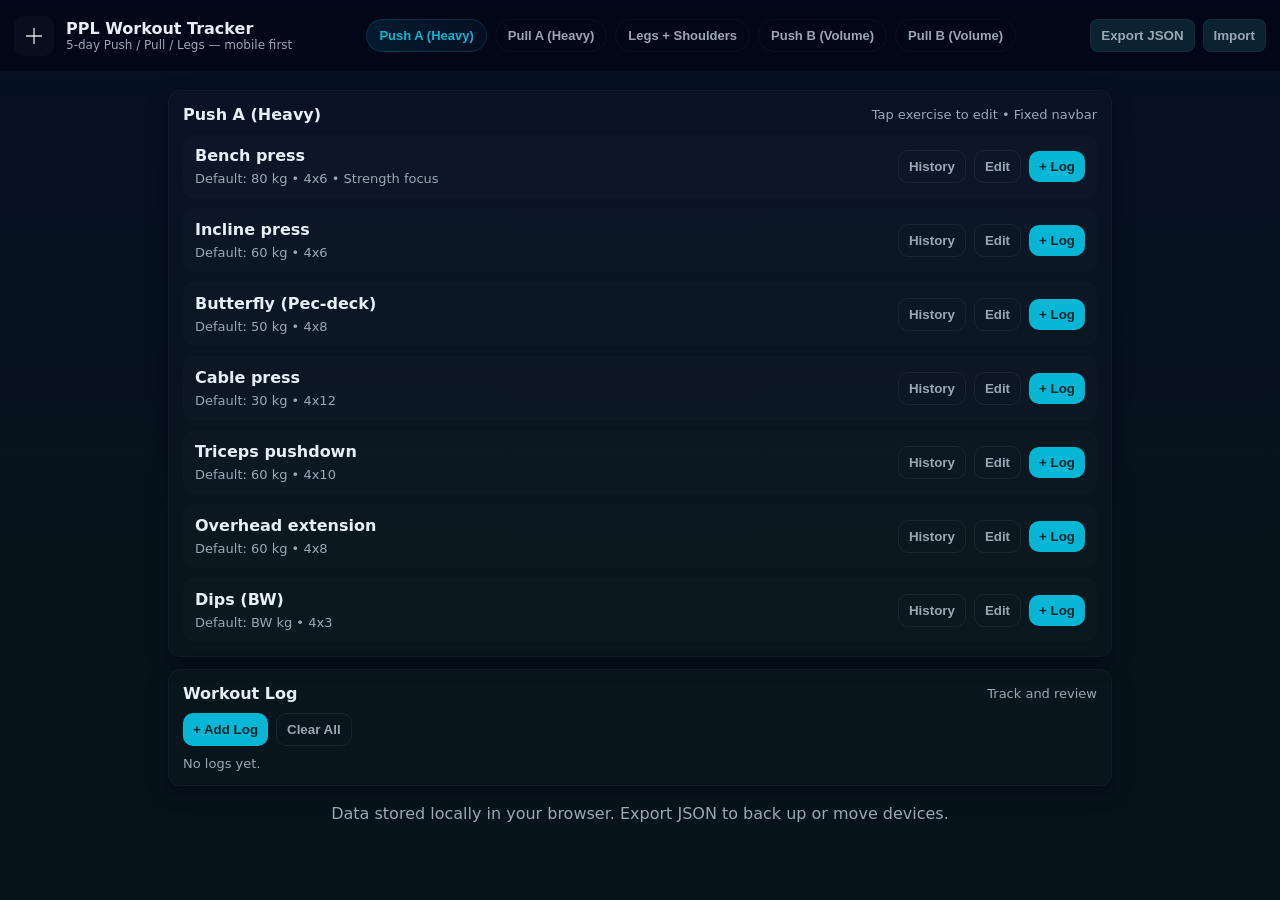
<file: index.html>
<!doctype html>
<html lang="en">

<head>
    <meta charset="utf-8" />
    <meta name="viewport" content="width=device-width,initial-scale=1,viewport-fit=cover" />
    <title>Vilches Workout Tracker</title>
    <meta name="description"
        content="Push/Pull/Legs workout tracker (mobile-first). Local storage, edit weights/reps, log workouts and view history." />
    <link rel="stylesheet" href="./styles.css">
</head>

<body>
    <!-- NAVBAR (fixed) -->
    <header class="navbar">
        <div class="brand">
            <div class="logo" aria-hidden>
                <svg width="20" height="20" viewBox="0 0 24 24" fill="none" xmlns="http://www.w3.org/2000/svg">
                    <path d="M3 12h18" stroke="white" stroke-opacity="0.85" stroke-width="1.6" stroke-linecap="round" />
                    <path d="M12 3v18" stroke="white" stroke-opacity="0.85" stroke-width="1.6" stroke-linecap="round" />
                </svg>
            </div>
            <div>
                <h1>PPL Workout Tracker</h1>
                <div style="font-size:12px;color:var(--muted)">5-day Push / Pull / Legs — mobile first</div>
            </div>
        </div>

        <div class="nav-mid">
            <div class="tabs" id="navTabs" role="tablist" aria-label="Days">
                <!-- tabs injected by JS -->
            </div>
        </div>

        <div class="nav-actions">
            <button class="small-btn" id="exportBtn">Export JSON</button>
            <button class="small-btn" id="importBtn">Import</button>
        </div>

        <!-- hamburger toggle (only visible on small screens) -->
        <button class="nav-toggle" id="navToggle" aria-label="Open menu" aria-expanded="false" title="Open menu">
            <svg width="20" height="20" viewBox="0 0 24 24" fill="none" aria-hidden>
                <path d="M4 7h16" stroke="currentColor" stroke-width="1.6" stroke-linecap="round"></path>
                <path d="M4 12h16" stroke="currentColor" stroke-width="1.6" stroke-linecap="round"></path>
                <path d="M4 17h16" stroke="currentColor" stroke-width="1.6" stroke-linecap="round"></path>
            </svg>
        </button>
    </header>

    <!-- Mobile menu -->
    <div class="mobile-menu" id="mobileMenu" aria-hidden="true">
        <div class="mobile-inner" role="dialog" aria-modal="true" aria-labelledby="mobileMenuTitle">
            <div class="mobile-header">
                <div id="mobileMenuTitle" style="font-weight:700">Menu</div>
                <div><button class="btn" id="closeMobileMenu">Close</button></div>
            </div>

            <div class="mobile-tabs" id="mobileTabs"></div>

            <div class="mobile-actions" style="margin-top:12px">
                <button class="small-btn" id="mobileExport">Export JSON</button>
                <button class="small-btn" id="mobileImport">Import</button>
            </div>
        </div>
    </div>

    <main>
        <section class="card">
            <div class="section-title"><strong id="dayTitle">Day</strong>
                <div class="meta">Tap exercise to edit • Fixed navbar</div>
            </div>
            <div id="exList" class="ex-list"></div>
        </section>

        <section class="card" style="margin-top:12px">
            <div class="section-title"><strong>Workout Log</strong>
                <div class="meta">Track and review</div>
            </div>
            <div style="display:flex;gap:8px;margin-bottom:10px">
                <button class="btn primary" id="addLogBtn">+ Add Log</button>
                <button class="btn" id="clearLogs">Clear All</button>
            </div>
            <div id="historyHolder" class="history-list small-muted">No logs yet.</div>
        </section>

        <footer>Data stored locally in your browser. Export JSON to back up or move devices.</footer>
    </main>

    <!-- Edit Modal -->
    <div class="modal" id="modal">
        <div class="dialog card">
            <div class="section-title"><strong id="modalTitle">Edit Exercise</strong>
                <div><button class="btn" id="closeModal">Close</button></div>
            </div>
            <div style="margin-top:8px">
                <label class="meta">Exercise name</label>
                <input id="exName" type="text">
            </div>
            <div style="margin-top:8px;display:flex;gap:8px">
                <div style="flex:1"><label class="meta">Default weight</label><input id="exWeight" type="number"></div>
                <div style="flex:1"><label class="meta">Default reps</label><input id="exReps" type="text"></div>
            </div>
            <div style="margin-top:12px"><label class="meta">Notes (optional)</label><textarea id="exNotes"
                    rows="3"></textarea></div>
            <div style="margin-top:12px;display:flex;gap:8px;justify-content:flex-end">
                <button class="btn" id="deleteEx">Delete</button>
                <button class="btn primary" id="saveEx">Save</button>
            </div>
        </div>
    </div>

    <!-- Log Modal -->
    <div class="modal" id="logModal">
        <div class="dialog card">
            <div class="section-title"><strong id="logModalTitle">Add Log</strong>
                <div><button class="btn" id="closeLogModal">Close</button></div>
            </div>
            <div style="margin-top:8px">
                <div class="meta">Exercise</div>
                <div id="logExName" style="font-weight:700;margin-bottom:6px"></div>
                <div style="display:flex;gap:8px">
                    <div style="flex:1"><label class="meta">Date</label><input id="logDate" type="text"></div>
                    <div style="flex:1"><label class="meta">Sets</label><input id="logSets" type="number" min="1"
                            value="3"></div>
                </div>
                <div style="display:flex;gap:8px;margin-top:8px">
                    <div style="flex:1"><label class="meta">Weight</label><input id="logWeight" type="number"></div>
                    <div style="flex:1"><label class="meta">Reps</label><input id="logReps" type="text"
                            placeholder="e.g. 6-6-5"></div>
                </div>
                <div style="margin-top:8px"><label class="meta">Notes</label><input id="logNotes" type="text"></div>
            </div>
            <div style="margin-top:12px;display:flex;gap:8px;justify-content:flex-end">
                <button class="btn" id="cancelLog">Cancel</button>
                <button class="btn primary" id="saveLog">Save Log</button>
            </div>
        </div>
    </div>

    <script src="./app.js" defer></script>
</body>

</html>
</file>
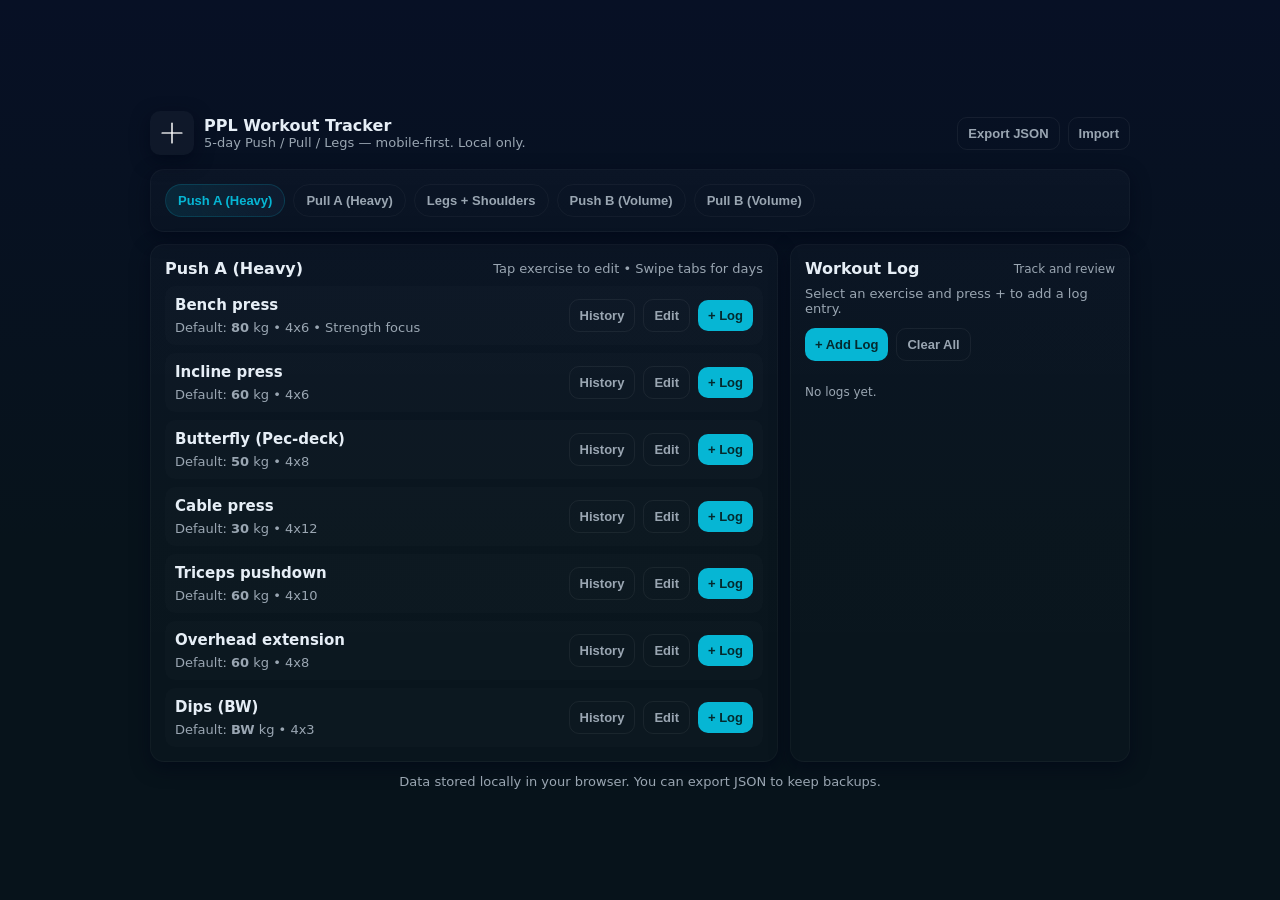
<file: WorkoutPlan.html>
<!doctype html>
<html lang="en">

<head>
    <meta charset="utf-8" />
    <meta name="viewport" content="width=device-width,initial-scale=1" />
    <title>PPL Workout Tracker — Push/Pull/Legs</title>
    <meta name="description"
        content="Push/Pull/Legs workout tracker (mobile-first). Local storage, edit weights/reps, log workouts and view history." />
    <style>
        :root {
            --bg: #0f1724;
            --card: #0b1220;
            --muted: #9aa6b2;
            --accent: #06b6d4;
            --glass: rgba(255, 255, 255, 0.03);
            --radius: 14px;
            --pad: 14px;
            --maxw: 980px;
            --shadow: 0 6px 18px rgba(2, 6, 23, 0.6);
        }

        * {
            box-sizing: border-box
        }

        html,
        body {
            height: 100%
        }

        body {
            margin: 0;
            font-family: Inter, ui-sans-serif, system-ui, -apple-system, "Segoe UI", Roboto, "Helvetica Neue", Arial;
            background: linear-gradient(180deg, #071025 0%, #07131b 60%);
            color: #e6eef6;
            -webkit-font-smoothing: antialiased;
            display: flex;
            align-items: center;
            justify-content: center;
            padding: 20px;
        }

        .app {
            width: 100%;
            max-width: var(--maxw);
        }

        header {
            display: flex;
            align-items: center;
            gap: 12px;
            margin-bottom: 14px
        }

        .brand {
            display: flex;
            align-items: center;
            gap: 10px
        }

        .logo {
            width: 44px;
            height: 44px;
            background: var(--glass);
            border-radius: 10px;
            display: flex;
            align-items: center;
            justify-content: center;
            box-shadow: var(--shadow)
        }

        .logo svg {
            width: 26px;
            height: 26px
        }

        h1 {
            font-size: 16px;
            margin: 0
        }

        p.lead {
            margin: 0;
            color: var(--muted);
            font-size: 13px
        }

        nav {
            display: flex;
            gap: 8px;
            overflow: auto;
            padding-bottom: 8px;
            margin-bottom: 12px
        }

        .tab {
            flex: 0 0 auto;
            padding: 8px 12px;
            border-radius: 999px;
            background: transparent;
            border: 1px solid rgba(255, 255, 255, 0.04);
            color: var(--muted);
            font-weight: 600;
            font-size: 13px
        }

        .tab.active {
            background: linear-gradient(90deg, rgba(6, 182, 212, 0.12), rgba(96, 165, 250, 0.05));
            border-color: rgba(6, 182, 212, 0.18);
            color: var(--accent)
        }

        main {
            display: grid;
            grid-template-columns: 1fr;
            gap: 12px
        }

        @media(min-width:860px) {
            main {
                grid-template-columns: 1fr 340px
            }
        }

        .card {
            background: linear-gradient(180deg, rgba(255, 255, 255, 0.02), rgba(255, 255, 255, 0.01));
            padding: var(--pad);
            border-radius: var(--radius);
            box-shadow: var(--shadow);
            border: 1px solid rgba(255, 255, 255, 0.03)
        }

        .section-title {
            display: flex;
            justify-content: space-between;
            align-items: center;
            margin-bottom: 8px
        }

        .ex-list {
            display: grid;
            gap: 8px
        }

        .ex {
            display: flex;
            gap: 10px;
            align-items: center;
            padding: 10px;
            border-radius: 10px;
            background: rgba(255, 255, 255, 0.01)
        }

        .ex .info {
            flex: 1
        }

        .ex h3 {
            margin: 0;
            font-size: 15px
        }

        .meta {
            color: var(--muted);
            font-size: 13px;
            margin-top: 6px
        }

        .controls {
            display: flex;
            gap: 8px;
            align-items: center
        }

        .btn {
            background: transparent;
            border: 1px solid rgba(255, 255, 255, 0.06);
            padding: 8px 10px;
            border-radius: 10px;
            color: var(--muted);
            font-weight: 600;
            font-size: 13px
        }

        .btn.primary {
            background: var(--accent);
            color: #042a2e;
            border: none
        }

        .btn.ghost {
            background: transparent
        }

        .sets {
            display: flex;
            gap: 6px;
            flex-wrap: wrap;
            margin-top: 8px
        }

        .set-pill {
            padding: 6px 8px;
            border-radius: 8px;
            background: rgba(255, 255, 255, 0.02);
            font-size: 13px
        }

        .smaller {
            font-size: 13px;
            color: var(--muted)
        }

        footer {
            margin-top: 12px;
            color: var(--muted);
            font-size: 13px;
            text-align: center
        }

        /* modal */
        .modal {
            position: fixed;
            inset: 0;
            display: none;
            align-items: center;
            justify-content: center;
            padding: 20px
        }

        .modal.show {
            display: flex
        }

        .modal .dialog {
            width: 100%;
            max-width: 720px
        }

        input[type="number"],
        input[type="text"],
        textarea,
        select {
            width: 100%;
            padding: 10px;
            border-radius: 10px;
            background: rgba(255, 255, 255, 0.02);
            border: 1px solid rgba(255, 255, 255, 0.04);
            color: inherit
        }

        .row {
            display: flex;
            gap: 8px
        }

        .row .col {
            flex: 1
        }

        .history-list {
            max-height: 300px;
            overflow: auto;
            padding-right: 6px
        }

        .history-item {
            padding: 8px;
            border-radius: 8px;
            background: rgba(255, 255, 255, 0.01);
            margin-bottom: 8px
        }

        .top-actions {
            display: flex;
            gap: 8px;
            margin-left: auto
        }

        /* micro animations */
        .btn:active {
            transform: translateY(1px)
        }

        .small-muted {
            font-size: 12px;
            color: var(--muted)
        }
    </style>
</head>

<body>
    <div class="app">
        <header>
            <div class="brand">
                <div class="logo" aria-hidden>
                    <svg viewBox="0 0 24 24" fill="none" xmlns="http://www.w3.org/2000/svg">
                        <path d="M3 12h18" stroke="white" stroke-opacity="0.85" stroke-width="1.6"
                            stroke-linecap="round" />
                        <path d="M12 3v18" stroke="white" stroke-opacity="0.85" stroke-width="1.6"
                            stroke-linecap="round" />
                    </svg>
                </div>
                <div>
                    <h1>PPL Workout Tracker</h1>
                    <p class="lead">5-day Push / Pull / Legs — mobile-first. Local only.</p>
                </div>
            </div>
            <div class="top-actions">
                <button class="btn" id="exportBtn">Export JSON</button>
                <button class="btn" id="importBtn">Import</button>
            </div>
        </header>

        <nav id="dayTabs" class="card">
            <!-- tabs injected -->
        </nav>

        <main>
            <section class="card" id="dayCard">
                <div class="section-title">
                    <strong id="dayTitle">Day</strong>
                    <div class="smaller">Tap exercise to edit • Swipe tabs for days</div>
                </div>
                <div class="ex-list" id="exList">
                    <!-- exercises injected -->
                </div>
            </section>

            <aside class="card" id="sideCard">
                <div class="section-title"><strong>Workout Log</strong>
                    <div class="small-muted">Track and review</div>
                </div>
                <div id="logSection">
                    <div class="smaller">Select an exercise and press + to add a log entry.</div>
                    <div style="height:12px"></div>
                    <div style="display:flex;gap:8px"><button class="btn primary" id="addLogBtn">+ Add
                            Log</button><button class="btn" id="clearLogs">Clear All</button></div>
                    <hr style="border:none;height:8px;background:transparent">
                    <div id="historyHolder" class="history-list"></div>
                </div>
            </aside>
        </main>

        <footer class="smaller">Data stored locally in your browser. You can export JSON to keep backups.</footer>

        <!-- modal: edit exercise -->
        <div class="modal" id="modal">
            <div class="dialog card">
                <div class="section-title"><strong id="modalTitle">Edit Exercise</strong>
                    <div><button class="btn" id="closeModal">Close</button></div>
                </div>
                <div style="margin-top:8px">
                    <label class="small-muted">Exercise name</label>
                    <input id="exName" type="text">
                </div>
                <div style="margin-top:8px" class="row">
                    <div class="col"><label class="small-muted">Default weight</label><input id="exWeight"
                            type="number"></div>
                    <div class="col"><label class="small-muted">Default reps</label><input id="exReps" type="number">
                    </div>
                </div>
                <div style="margin-top:12px">
                    <label class="small-muted">Notes (optional)</label>
                    <textarea id="exNotes" rows="3"></textarea>
                </div>
                <div style="margin-top:12px;display:flex;gap:8px;justify-content:flex-end">
                    <button class="btn" id="deleteEx">Delete</button>
                    <button class="btn primary" id="saveEx">Save</button>
                </div>
            </div>
        </div>

        <!-- modal: add log -->
        <div class="modal" id="logModal">
            <div class="dialog card">
                <div class="section-title"><strong id="logModalTitle">Add Log</strong>
                    <div><button class="btn" id="closeLogModal">Close</button></div>
                </div>
                <div style="margin-top:8px">
                    <div class="small-muted">Exercise</div>
                    <div id="logExName" style="font-weight:700;margin-bottom:6px"></div>
                    <div class="row">
                        <div class="col"><label class="small-muted">Date</label><input id="logDate" type="text"></div>
                        <div class="col"><label class="small-muted">Sets completed</label><input id="logSets"
                                type="number" min="1" value="3"></div>
                    </div>
                    <div style="margin-top:8px" class="row">
                        <div class="col"><label class="small-muted">Weight</label><input id="logWeight" type="number">
                        </div>
                        <div class="col"><label class="small-muted">Reps (per set)</label><input id="logReps"
                                type="text" placeholder="e.g. 6-6-5"></div>
                    </div>
                    <div style="margin-top:8px"><label class="small-muted">Notes</label><input id="logNotes"
                            type="text"></div>
                </div>
                <div style="margin-top:12px;display:flex;gap:8px;justify-content:flex-end">
                    <button class="btn" id="cancelLog">Cancel</button>
                    <button class="btn primary" id="saveLog">Save Log</button>
                </div>
            </div>
        </div>

    </div>

    <script>
        // --- Data model: default template (your split & exercises) ---
        const DEFAULT = {
            days: [
                {
                    id: 'pushA', title: 'Push A (Heavy)', exercises: [
                        { id: 'bench', name: 'Bench press', weight: 80, reps: '5x4-6', notes: 'Strength focus' },
                        { id: 'incline', name: 'Incline press', weight: 60, reps: '3x6-8' },
                        { id: 'ohp', name: 'Dumbbell overhead press', weight: 20, reps: '3x6-8' },
                        { id: 'pushdown', name: 'Triceps pushdown', weight: 60, reps: '3x8-12' },
                        { id: 'dips', name: 'Dips (BW)', weight: 0, reps: '3x6-10' }
                    ]
                },
                {
                    id: 'pullA', title: 'Pull A (Heavy)', exercises: [
                        { id: 'pulldown', name: 'Lat pulldown', weight: 90, reps: '5x4-6', notes: 'Straps ok on top sets' },
                        { id: 'trow', name: 'T-Bar row', weight: 50, reps: '4x6-8' },
                        { id: 'crosslat', name: 'Cross-body lat pull', weight: 70, reps: '3x8-10' },
                        { id: 'dbpreach', name: 'Dumbbell preacher curl', weight: 12.5, reps: '3x8-10' }
                    ]
                },
                {
                    id: 'legs', title: 'Legs + Shoulders', exercises: [
                        { id: 'trap', name: 'Trap-bar / RDL (tech)', weight: 0, reps: '3x5 / 3x6-8', notes: 'Use for deadlift progress' },
                        { id: 'smithsq', name: 'Smith machine squat', weight: 40, reps: '4x8-10' },
                        { id: 'seatedcurl', name: 'Seated leg curl', weight: 50, reps: '3x8-12' },
                        { id: 'legext', name: 'Leg extension', weight: 70, reps: '3x10-15' },
                        { id: 'calf', name: 'Smith calf raises', weight: 60, reps: '4x8-15' },
                        { id: 'lateral', name: 'Lean-in cable lateral raise', weight: 15, reps: '4x10-12' },
                        { id: 'rear', name: 'Reverse pec deck (rear delt)', weight: 40, reps: '3x10-12' }
                    ]
                },
                {
                    id: 'pushB', title: 'Push B (Volume)', exercises: [
                        { id: 'bench2', name: 'Bench press (volume)', weight: 72, reps: '3x8-10' },
                        { id: 'butterfly', name: 'Butterfly / Pec-deck', weight: 50, reps: '3x10-12' },
                        { id: 'cablepress', name: 'Cable press', weight: 30, reps: '3x12' },
                        { id: 'oh_ext', name: 'Overhead extension', weight: 60, reps: '3x8-12' }
                    ]
                },
                {
                    id: 'pullB', title: 'Pull B (Volume)', exercises: [
                        { id: 'pulldown2', name: 'Lat pulldown (vol)', weight: 75, reps: '4x8-12' },
                        { id: 'row2', name: 'Row (volume)', weight: 40, reps: '3x8-12' },
                        { id: 'cross2', name: 'Cross-body lat pull', weight: 70, reps: '2x8-10' },
                        { id: 'facebay', name: 'Face-away Bayesian cable curl', weight: 30, reps: '2x6-8 / 2x10', notes: 'First sets heavier' },
                        { id: 'hammer', name: 'Preacher hammer curl (DB)', weight: 12.5, reps: '2x10-12' }
                    ]
                }
            ]
        };

        const STORAGE_KEY = 'ppl-workout-v1';
        const LOG_KEY = 'ppl-logs-v1';

        // load or init
        let data = JSON.parse(localStorage.getItem(STORAGE_KEY) || 'null') || DEFAULT;
        let logs = JSON.parse(localStorage.getItem(LOG_KEY) || 'null') || [];
        let currentDayIndex = 0;
        let selectedExercise = null;

        // DOM refs
        const dayTabs = document.getElementById('dayTabs');
        const exList = document.getElementById('exList');
        const dayTitle = document.getElementById('dayTitle');
        const modal = document.getElementById('modal');
        const logModal = document.getElementById('logModal');
        const historyHolder = document.getElementById('historyHolder');

        // Build tabs
        function renderTabs() {
            dayTabs.innerHTML = '';
            data.days.forEach((d, i) => {
                const btn = document.createElement('button');
                btn.className = 'tab' + (i === currentDayIndex ? ' active' : '');
                btn.textContent = d.title;
                btn.onclick = () => { currentDayIndex = i; saveState(); render(); }
                dayTabs.appendChild(btn);
            })
        }

        // Render exercises for day
        function render() {
            renderTabs();
            const day = data.days[currentDayIndex];
            dayTitle.textContent = day.title;
            exList.innerHTML = '';
            day.exercises.forEach(ex => {
                const card = document.createElement('div'); card.className = 'ex';
                const info = document.createElement('div'); info.className = 'info';
                const h = document.createElement('h3'); h.textContent = ex.name; info.appendChild(h);
                const meta = document.createElement('div'); meta.className = 'meta'; meta.innerHTML = `Default: <strong>${ex.weight || 'BW'}</strong> kg • ${ex.reps || ''}` + (ex.notes ? ' • ' + ex.notes : '');
                info.appendChild(meta);
                card.appendChild(info);

                const controls = document.createElement('div'); controls.className = 'controls';
                const histBtn = document.createElement('button'); histBtn.className = 'btn'; histBtn.textContent = 'History';
                histBtn.onclick = () => { openHistory(ex.id); }
                const editBtn = document.createElement('button'); editBtn.className = 'btn'; editBtn.textContent = 'Edit';
                editBtn.onclick = () => { openEditModal(ex); }
                const addBtn = document.createElement('button'); addBtn.className = 'btn primary'; addBtn.textContent = '+ Log';
                addBtn.onclick = () => { openAddLog(ex); }

                controls.appendChild(histBtn); controls.appendChild(editBtn); controls.appendChild(addBtn);
                card.appendChild(controls);
                exList.appendChild(card);
            })
            renderHistoryList();
            saveState();
        }

        function openEditModal(ex) {
            selectedExercise = ex;
            document.getElementById('modalTitle').textContent = 'Edit: ' + ex.name;
            document.getElementById('exName').value = ex.name;
            document.getElementById('exWeight').value = ex.weight || '';
            document.getElementById('exReps').value = ex.reps || '';
            document.getElementById('exNotes').value = ex.notes || '';
            modal.classList.add('show');
        }

        function openAddLog(ex) {
            selectedExercise = ex;
            document.getElementById('logExName').textContent = ex.name;
            document.getElementById('logDate').value = new Date().toLocaleDateString();
            document.getElementById('logSets').value = 3;
            document.getElementById('logWeight').value = ex.weight || '';
            document.getElementById('logReps').value = '';
            document.getElementById('logNotes').value = '';
            logModal.classList.add('show');
        }

        // history view for specific exercise id
        function openHistory(exId) {
            selectedExercise = findExerciseById(exId);
            renderHistoryList(exId);
        }

        // find helper
        function findExerciseById(id) {
            for (const d of data.days) for (const e of d.exercises) if (e.id === id) return e;
            return null;
        }

        // save edit
        document.getElementById('saveEx').addEventListener('click', () => {
            if (!selectedExercise) return;
            selectedExercise.name = document.getElementById('exName').value || selectedExercise.name;
            selectedExercise.weight = Number(document.getElementById('exWeight').value) || 0;
            selectedExercise.reps = document.getElementById('exReps').value || '';
            selectedExercise.notes = document.getElementById('exNotes').value || '';
            modal.classList.remove('show');
            saveState(); render();
        });

        document.getElementById('closeModal').addEventListener('click', () => { modal.classList.remove('show'); });
        document.getElementById('deleteEx').addEventListener('click', () => {
            if (!selectedExercise) return; if (!confirm('Delete exercise? This will remove it from the day.')) return;
            // find and remove
            data.days.forEach(d => d.exercises = d.exercises.filter(e => e.id !== selectedExercise.id));
            selectedExercise = null; modal.classList.remove('show'); saveState(); render();
        });

        // logs handling
        document.getElementById('saveLog').addEventListener('click', () => {
            const ex = selectedExercise; if (!ex) return;
            const date = document.getElementById('logDate').value || new Date().toLocaleDateString();
            const sets = Number(document.getElementById('logSets').value) || 0;
            const weight = Number(document.getElementById('logWeight').value) || 0;
            const reps = document.getElementById('logReps').value || '';
            const notes = document.getElementById('logNotes').value || '';
            const entry = { id: 'log_' + Date.now(), exId: ex.id, exName: ex.name, date, sets, weight, reps, notes };
            logs.unshift(entry); // newest first
            localStorage.setItem(LOG_KEY, JSON.stringify(logs));
            logModal.classList.remove('show'); renderHistoryList();
        });
        document.getElementById('cancelLog').addEventListener('click', () => { logModal.classList.remove('show'); });
        document.getElementById('closeLogModal').addEventListener('click', () => { logModal.classList.remove('show'); });

        function renderHistoryList(filterExId) {
            historyHolder.innerHTML = '';
            const list = filterExId ? logs.filter(l => l.exId === filterExId) : logs;
            if (list.length === 0) { historyHolder.innerHTML = '<div class="small-muted">No logs yet.</div>'; return; }
            for (const l of list) {
                const it = document.createElement('div'); it.className = 'history-item';
                it.innerHTML = `<div style="display:flex;justify-content:space-between"><strong>${l.exName}</strong><span class="small-muted">${l.date}</span></div>
        <div class="smaller">sets: ${l.sets} • weight: ${l.weight || 'BW'} kg • reps: ${l.reps || ''}</div>
        <div class="small-muted">${l.notes || ''}</div>`;
                historyHolder.appendChild(it);
            }
        }

        // export/import
        document.getElementById('exportBtn').addEventListener('click', () => {
            const payload = { data, logs };
            const blob = new Blob([JSON.stringify(payload, null, 2)], { type: 'application/json' });
            const url = URL.createObjectURL(blob); const a = document.createElement('a'); a.href = url; a.download = 'ppl-workout-backup.json'; a.click(); URL.revokeObjectURL(url);
        });
        document.getElementById('importBtn').addEventListener('click', () => {
            const inp = document.createElement('input'); inp.type = 'file'; inp.accept = 'application/json';
            inp.onchange = (e) => {
                const f = e.target.files[0]; if (!f) return;
                const reader = new FileReader(); reader.onload = () => {
                    try {
                        const parsed = JSON.parse(reader.result);
                        if (parsed.data) data = parsed.data; if (parsed.logs) logs = parsed.logs;
                        localStorage.setItem(STORAGE_KEY, JSON.stringify(data)); localStorage.setItem(LOG_KEY, JSON.stringify(logs));
                        alert('Imported.'); render();
                    } catch (err) { alert('Invalid JSON'); }
                }; reader.readAsText(f);
            };
            inp.click();
        });

        // clear logs
        document.getElementById('clearLogs').addEventListener('click', () => {
            if (!confirm('Clear all workout logs?')) return; logs = []; localStorage.removeItem(LOG_KEY); renderHistoryList();
        });

        // add log btn on side
        document.getElementById('addLogBtn').addEventListener('click', () => {
            // if an exercise was previously selected use that, else ask to pick the first exercise of current day
            let ex = selectedExercise || data.days[currentDayIndex].exercises[0];
            openAddLog(ex);
        });

        // save to localStorage
        function saveState() { localStorage.setItem(STORAGE_KEY, JSON.stringify(data)); }

        // init
        render();

        // small helper: keyboard escape to close modals
        window.addEventListener('keydown', (e) => { if (e.key === 'Escape') { modal.classList.remove('show'); logModal.classList.remove('show'); } });
    </script>
</body>

</html>
</file>
<file: styles.css>
:root {
    --bg: #0f1724;
    --card: #0b1220;
    --muted: #9aa6b2;
    --accent: #06b6d4;
    --glass: rgba(255, 255, 255, 0.03);
    --radius: 12px;
    --pad: 14px;
    --nav-h: 72px;
    --shadow: 0 6px 18px rgba(2, 6, 23, 0.6);
}

* {
    box-sizing: border-box
}

html,
body {
    height: 100%;
    margin: 0
}

body {
    font-family: Inter, system-ui, -apple-system, "Segoe UI", Roboto, Arial;
    background: linear-gradient(180deg, #071025 0%, #07131b 60%);
    color: #e6eef6;
    -webkit-font-smoothing: antialiased;
    -webkit-overflow-scrolling: touch;
    padding-top: calc(var(--nav-h) + env(safe-area-inset-top, 0px));
}

/* Top fixed navbar */
header.navbar {
    position: fixed;
    inset: 0 0 auto 0;
    height: var(--nav-h);
    display: flex;
    align-items: center;
    gap: 12px;
    padding: 10px 14px;
    z-index: 1200;
    background: linear-gradient(180deg, rgba(2, 6, 23, 0.95), rgba(2, 6, 23, 0.9));
    backdrop-filter: blur(6px);
    border-bottom: 1px solid rgba(255, 255, 255, 0.02);
}

.brand {
    display: flex;
    gap: 12px;
    align-items: center
}

.brand .logo {
    width: 40px;
    height: 40px;
    border-radius: 10px;
    background: var(--glass);
    display: flex;
    align-items: center;
    justify-content: center
}

.brand h1 {
    font-size: 16px;
    margin: 0
}

.nav-mid {
    flex: 1;
    display: flex;
    justify-content: center;
    align-items: center
}

.tabs {
    display: flex;
    gap: 8px;
    overflow: auto;
    padding: 4px
}

.tab-btn {
    flex: 0 0 auto;
    padding: 8px 12px;
    border-radius: 999px;
    background: transparent;
    border: 1px solid rgba(255, 255, 255, 0.03);
    color: var(--muted);
    font-weight: 700;
    font-size: 13px;
}

.tab-btn.active {
    background: linear-gradient(90deg, rgba(6, 182, 212, 0.12), rgba(96, 165, 250, 0.05));
    border-color: rgba(6, 182, 212, 0.18);
    color: var(--accent)
}

.nav-actions {
    display: flex;
    gap: 8px
}

.small-btn {
    background: #0b2330;
    border: 1px solid rgba(255, 255, 255, 0.04);
    padding: 8px 10px;
    border-radius: 8px;
    color: var(--muted);
    font-weight: 600
}

main {
    max-width: 980px;
    margin: 0 auto;
    padding: 18px;
}

.card {
    background: linear-gradient(180deg, rgba(255, 255, 255, 0.01), rgba(255, 255, 255, 0.01));
    padding: var(--pad);
    border-radius: var(--radius);
    box-shadow: var(--shadow);
    border: 1px solid rgba(255, 255, 255, 0.03);
}

.section-title {
    display: flex;
    justify-content: space-between;
    align-items: center;
    margin-bottom: 10px
}

.ex-list {
    display: grid;
    gap: 10px
}

.ex {
    display: flex;
    justify-content: space-between;
    gap: 12px;
    align-items: center;
    padding: 12px;
    border-radius: 10px;
    background: rgba(255, 255, 255, 0.01)
}

.ex .info {
    flex: 1
}

.ex h3 {
    margin: 0 0 6px;
    font-size: 16px
}

.meta {
    color: var(--muted);
    font-size: 13px
}

.controls {
    display: flex;
    gap: 8px;
    align-items: center
}

.btn {
    background: transparent;
    border: 1px solid rgba(255, 255, 255, 0.06);
    padding: 8px 10px;
    border-radius: 10px;
    color: var(--muted);
    font-weight: 600
}

.btn.primary {
    background: var(--accent);
    color: #042a2e;
    border: none
}

.history-list {
    max-height: 260px;
    overflow: auto;
    padding-right: 6px
}

/* modal overlay - made more opaque for readability */
.modal {
    position: fixed;
    inset: 0;
    display: none;
    align-items: center;
    justify-content: center;
    padding: 20px;
    background: rgba(2, 6, 23, 0.92);
    z-index: 1300
}

.modal.show {
    display: flex
}

/* dialog card: solid/darker background so content is readable */
.modal .dialog.card {
    background: rgba(8, 12, 16, 0.98);
    border: 1px solid rgba(255, 255, 255, 0.04);
    box-shadow: 0 10px 30px rgba(2, 6, 23, 0.7);
}

input,
textarea,
select {
    width: 100%;
    padding: 10px;
    border-radius: 10px;
    border: 1px solid rgba(255, 255, 255, 0.04);
    background: rgba(255, 255, 255, 0.02);
    color: inherit
}

textarea {
    min-height: 84px
}

footer {
    color: var(--muted);
    text-align: center;
    margin-top: 18px
}

/* small screen tweaks */
@media(max-width:560px) {
    .brand h1 {
        font-size: 14px
    }

    .tab-btn {
        padding: 7px 10px;
        font-size: 12px
    }
}

/* HAMBURGER / MOBILE MENU styles */
.nav-toggle {
    display: none;
    background: transparent;
    border: 1px solid rgba(255, 255, 255, 0.04);
    padding: 8px;
    border-radius: 10px;
    align-items: center;
    justify-content: center;
}

.nav-toggle svg {
    display: block;
}

/* hide desktop nav on small screens, show toggle */
@media (max-width: 560px) {

    .nav-mid,
    .nav-actions {
        display: none;
    }

    .nav-toggle {
        display: inline-flex;
        margin-left: auto;
    }
}

/* mobile menu overlay (full-screen below navbar) */
.mobile-menu {
    position: fixed;
    top: var(--nav-h);
    left: 0;
    right: 0;
    bottom: 0;
    background: rgba(2, 6, 23, 0.9);
    z-index: 1250;
    display: flex;
    align-items: flex-start;
    justify-content: center;
    padding: 16px;
    opacity: 0;
    pointer-events: none;
    transition: opacity 180ms ease;
}

.mobile-menu.open {
    opacity: 1;
    pointer-events: auto;
}

.mobile-inner {
    width: 100%;
    max-width: 540px;
    margin-top: 12px;
    border-radius: 12px;
    background: linear-gradient(180deg, rgba(255, 255, 255, 0.01), rgba(255, 255, 255, 0.01));
    padding: 14px;
    box-shadow: var(--shadow);
    border: 1px solid rgba(255, 255, 255, 0.03);
}

.mobile-inner .mobile-header {
    display: flex;
    justify-content: space-between;
    align-items: center;
    margin-bottom: 10px;
}

.mobile-tabs {
    display: flex;
    flex-direction: column;
    gap: 8px;
    max-height: 60vh;
    overflow: auto;
    padding-right: 6px;
}

.mobile-tab-btn {
    text-align: left;
    padding: 10px 12px;
    border-radius: 8px;
    border: 1px solid rgba(255, 255, 255, 0.03);
    background: transparent;
    color: var(--muted);
    font-weight: 700;
}

.mobile-tab-btn.active {
    color: var(--accent);
    border-color: rgba(6, 182, 212, 0.18);
    background: linear-gradient(90deg, rgba(6, 182, 212, 0.06), rgba(96, 165, 250, 0.02));
}

.mobile-actions {
    display: flex;
    gap: 8px;
    margin-top: 12px;
    flex-wrap: wrap;
}

.mobile-actions .small-btn {
    flex: 1;
}

/* lock-body class used when modal open */
.no-scroll-lock {
    position: fixed;
    overflow: hidden;
    width: 100%;
}
</file>
